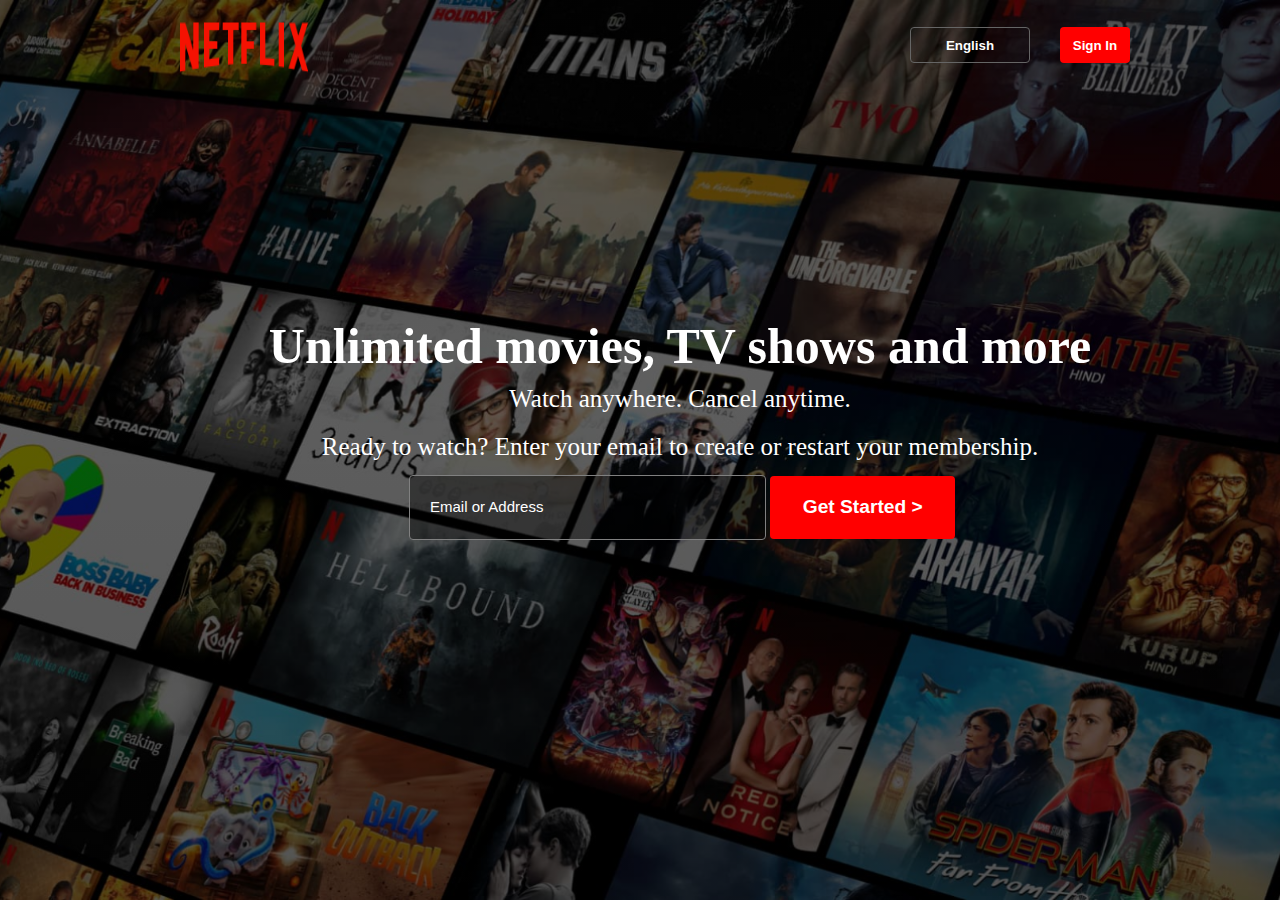
<file: home.html>
<!DOCTYPE html>
<html lang="en">
<head>
    <meta charset="UTF-8">
    <meta name="viewport" content="width=device-width, initial-scale=1.0">
    <title>Netflix</title>
    <link rel="stylesheet" href="./home.css">
    <link rel="icon" href="./netflix-icon-24.png">
</head>
<body>
    <div class="container">
        <div class="header">
            <img src="./icons8-netflix-logo-144.png" alt="icons8-netflix-240">
            <span>
                <button id="eng-btn">English</button>
                <button >Sign In</button>
            </span>
        </div>
        <div class="hero">
            <h2>Unlimited movies, TV shows and more</h2>
            <p>Watch anywhere. Cancel anytime.</p>
            <p>Ready to watch? Enter your email to create or restart your membership.</p>

            <span>
                <input type="email" placeholder="Email or Address">
                <button>Get Started ></button>
            </span>
    

            
        </div>

    </div>
</body>
</html>
</file>
<file: home.css>
*{
    margin: 0;
    padding: 0;
}

.container{
    width: 100%;
    height: 100vh; 
    background-position: center;
    background-size: cover;
    background-image: linear-gradient(to top, rgba(0, 0, 0, 0.556) 0, rgba(0, 0, 0, 0.507) 60%, rgba(0, 0, 0, 0.567) 100%), url(./Home-bg.png);
}

.header{
    width: 100%;
    height: 10%;
    display: flex;
    align-items: center;
    justify-content: space-between;
    
    
}

.header img{
    width: 10%;
    height: 20vh;
    margin-left: 180px;


} 

.header span{
    display: flex;
    margin-right: 100px;
}

#eng-btn{
    width: 120px;
    height: 4vh;
    margin-right: 30px;
    color: white;
    font-weight: bold;
    background-color: rgba(0, 0, 0, 0);
    border-radius: 4px;
    border: 1px solid rgb(101, 101, 101);
}

.header button{
    width: 70px;
    height: 4vh;
    margin-right: 50px;
    color: white;
    font-weight: bold;
    background-color: red;
    border-radius: 4px;
    border: none;
}

.hero{
    width: 100%;
    height: 400px;
    color: white;
    display: flex;
    flex-direction: column;
    justify-content: center;
    align-items: center;
    padding: 40px;
    margin-top: 100px;
}

.hero h2{
    font-size: 50px;
}

.hero p{
    font-size: 25px;
    padding: 10px;
}

.hero span {
    display: flex;
    flex-direction: row;
    align-items: center;

}

.hero input{
    height: 7vh;
    width: 400px;
    border: 1px solid gray;
    border-radius: 4px;
    background-color: rgba(0, 0, 0, 0.412);
    padding-left: 20px;
    margin: 4px;
}

::placeholder{
    color: white;
    font-size: 15px;
}

.hero button{
    color: white;
    font-size: 15px;
    font-weight: bolder;
    background-color: red;
    height: 7vh;
    width: 40%;
    font-size: larger;
    border-radius: 4px;
    border: none;
    
}
</file>
